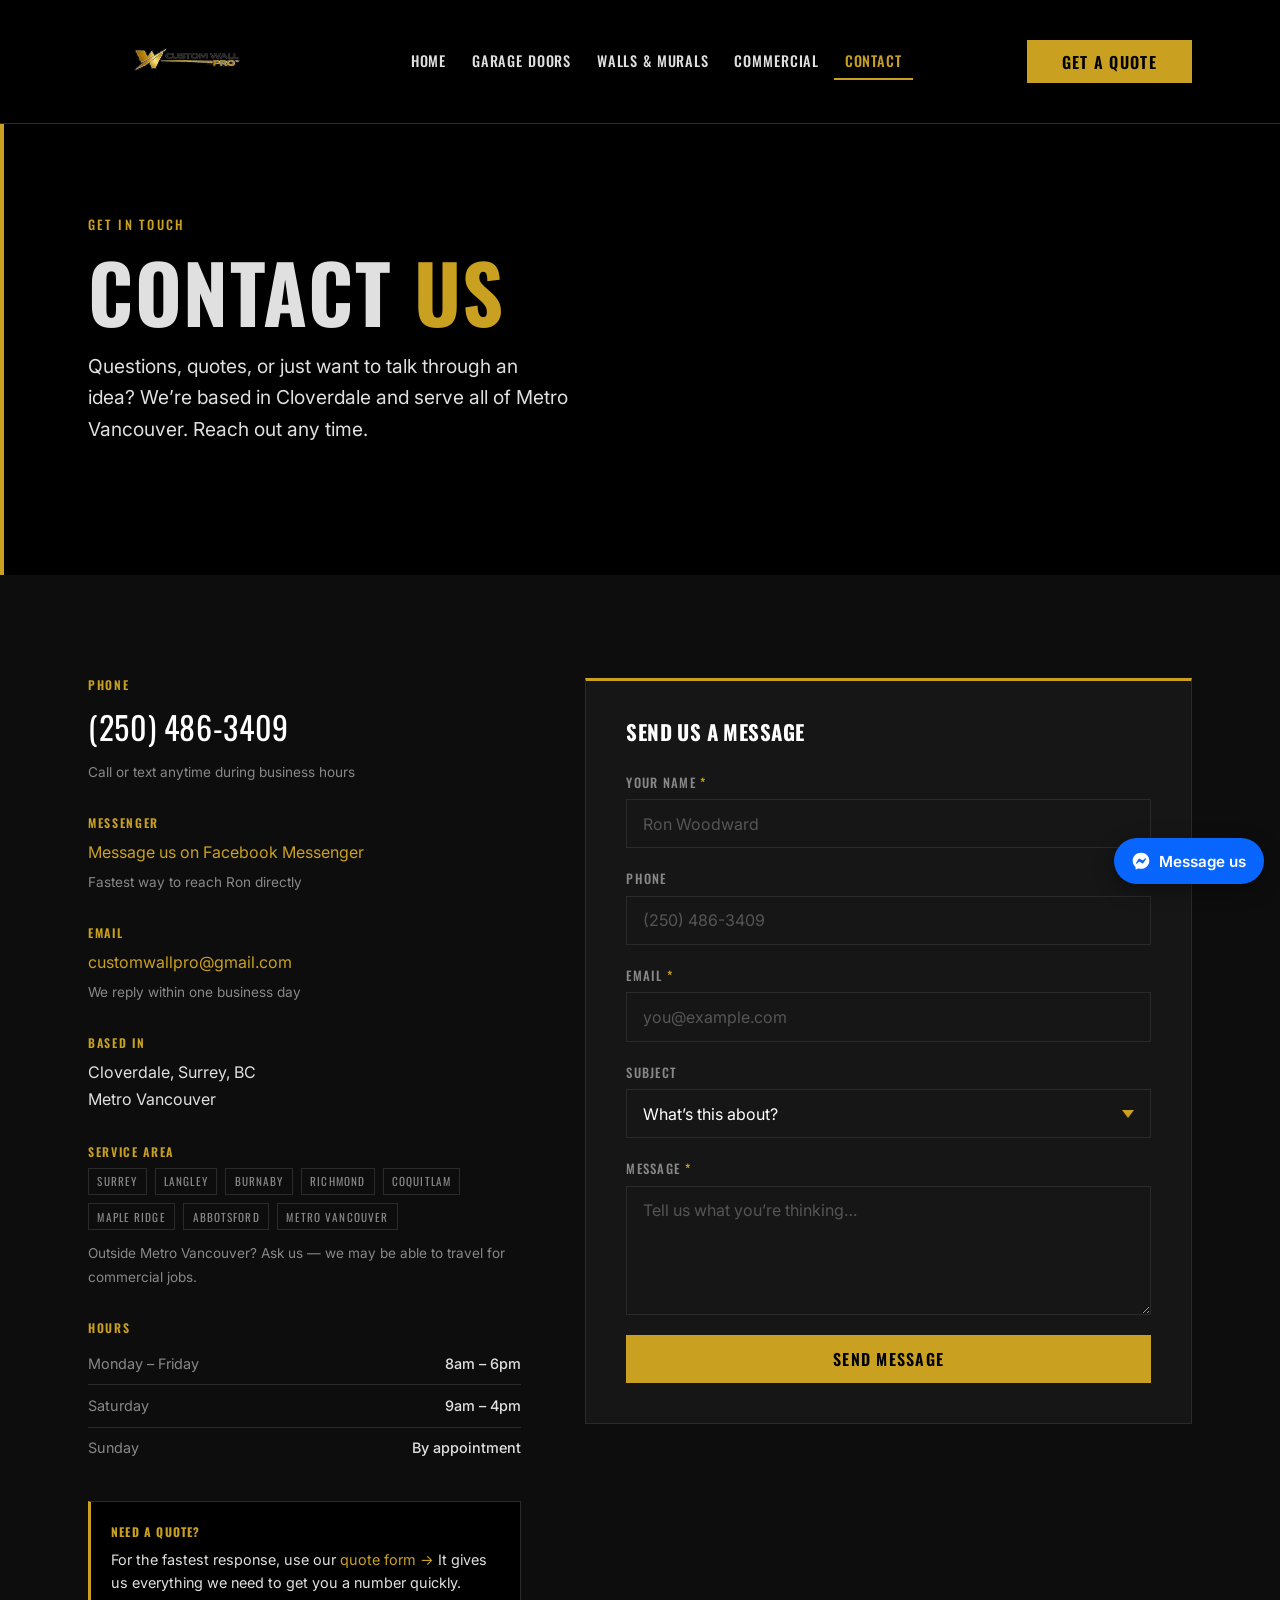
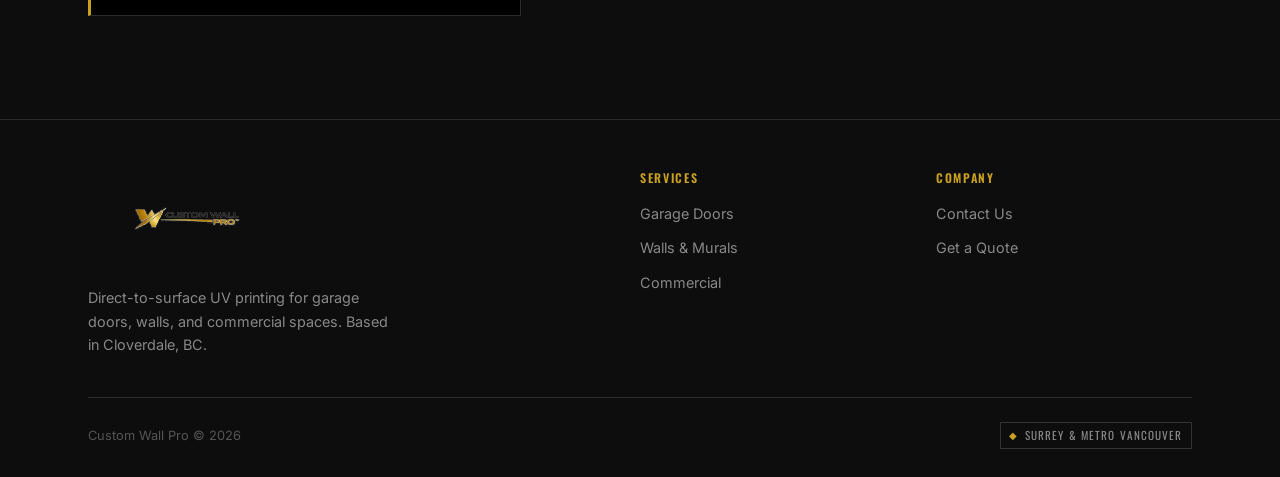
<file: contact.html>
<!DOCTYPE html>
<html lang="en">
<head>
  <meta charset="UTF-8">
  <!-- Google tag (gtag.js): GA4 G-97DSR2QK1N + Google Ads AW-18362422859. Installed once, here only. -->
  <script async src="https://www.googletagmanager.com/gtag/js?id=G-97DSR2QK1N"></script>
  <script>
    window.dataLayer = window.dataLayer || [];
    function gtag(){dataLayer.push(arguments);}
    gtag('js', new Date());
    gtag('config', 'G-97DSR2QK1N');
    gtag('config', 'AW-18362422859');
  </script>
  <meta name="viewport" content="width=device-width, initial-scale=1.0">
  <meta name="description" content="Contact Custom Wall Pro — UV printing for garage doors, walls, and commercial spaces. Based in Cloverdale, serving Surrey and Metro Vancouver.">
  <title>Contact | Custom Wall Pro</title>
  <link rel="preconnect" href="https://fonts.googleapis.com">
  <link rel="preconnect" href="https://fonts.gstatic.com" crossorigin>
  <link rel="stylesheet" href="https://fonts.googleapis.com/css2?family=Oswald:wght@400;500;600;700&family=Inter:wght@400;500;600&display=swap">
  <link rel="stylesheet" href="style.css">
  <style>
    .page-hero {
      padding-block: clamp(3.5rem, 7vw, 6rem);
      background: var(--black);
      position: relative;
      overflow: hidden;
    }
    .page-hero::before {
      content: '';
      position: absolute;
      top: 0; left: 0;
      width: 4px; height: 100%;
      background: var(--gold);
    }
    .page-hero .container { position: relative; z-index: 2; }

    .contact-grid {
      display: grid;
      gap: clamp(2.5rem, 5vw, 4rem);
      align-items: start;
    }
    @media (min-width: 768px) {
      .contact-grid { grid-template-columns: 1fr 1.4fr; }
    }

    .contact-info { display: flex; flex-direction: column; gap: 2rem; }
    .info-block {}
    .info-block h4 {
      font-family: var(--font-head);
      font-size: 0.75rem;
      letter-spacing: 0.14em;
      text-transform: uppercase;
      color: var(--gold);
      margin-bottom: 0.6rem;
      font-weight: 600;
    }
    .info-block p, .info-block a {
      color: var(--text);
      font-size: 1rem;
      line-height: 1.7;
    }
    .info-block a { color: var(--gold); transition: color 0.15s; }
    .info-block a:hover { color: var(--gold-l); }
    .info-block .big-phone {
      font-family: var(--font-head);
      font-size: clamp(1.5rem, 4vw, 2rem);
      color: var(--white);
      letter-spacing: 0.02em;
    }

    .area-chips {
      display: flex;
      flex-wrap: wrap;
      gap: 0.5rem;
      margin-top: 0.5rem;
    }
    .area-chip {
      font-family: var(--font-head);
      font-size: 0.7rem;
      letter-spacing: 0.1em;
      text-transform: uppercase;
      padding: 0.3em 0.75em;
      border: 1px solid var(--border);
      color: var(--muted);
    }

    .contact-form-wrap {
      background: var(--black-3);
      border: 1px solid var(--border);
      border-top: 3px solid var(--gold);
      padding: clamp(1.75rem, 4vw, 2.5rem);
    }
    .contact-form-wrap h3 {
      font-size: 1.3rem;
      color: var(--white);
      margin-bottom: 1.75rem;
    }
    .contact-form-wrap .btn {
      width: 100%;
      text-align: center;
      padding-block: 1em;
    }

    .hours-row {
      display: flex;
      justify-content: space-between;
      padding: 0.6em 0;
      border-bottom: 1px solid var(--border);
      font-size: 0.9rem;
    }
    .hours-row:last-child { border-bottom: none; }
    .hours-row .day { color: var(--muted); }
    .hours-row .time { color: var(--text); font-weight: 500; }
  </style>
</head>
<body>

<!-- ── NAV ── -->
<nav class="nav" role="navigation" aria-label="Main navigation">
  <div class="container nav-inner">
    <a href="index.html" class="nav-logo" aria-label="Custom Wall Pro — Home">
      <img src="logo_clean.png" alt="Custom Wall Pro" class="nav-logo-img">
    </a>
    <button class="nav-toggle" id="navToggle" aria-label="Open menu" aria-expanded="false">
      <span></span><span></span><span></span>
    </button>
    <nav class="nav-links" aria-label="Primary">
      <a href="index.html">Home</a>
      <a href="garage-doors.html">Garage Doors</a>
      <a href="walls-murals.html">Walls &amp; Murals</a>
      <a href="commercial.html">Commercial</a>
      <a href="contact.html">Contact</a>
    </nav>
    <a href="quote.html" class="btn btn-gold nav-cta">Get a Quote</a>
  </div>
</nav>
<div class="nav-drawer" id="navDrawer" aria-label="Mobile menu">
  <a href="index.html">Home</a>
  <a href="garage-doors.html">Garage Doors</a>
  <a href="walls-murals.html">Walls &amp; Murals</a>
  <a href="commercial.html">Commercial</a>
  <a href="contact.html">Contact</a>
  <a href="quote.html" class="btn btn-gold">Get a Quote</a>
</div>

<!-- ── PAGE HERO ── -->
<section class="page-hero" aria-labelledby="page-heading">
  <div class="container">
    <span class="eyebrow">Get in Touch</span>
    <h1 id="page-heading">Contact <span class="text-gold">Us</span></h1>
    <p class="hero-sub" style="margin-top:1rem;max-width:480px;">
      Questions, quotes, or just want to talk through an idea?
      We&rsquo;re based in Cloverdale and serve all of Metro Vancouver. Reach out any time.
    </p>
  </div>
</section>

<!-- ── CONTACT SECTION ── -->
<section class="section bg-dark" aria-labelledby="contact-section-heading">
  <div class="container">
    <h2 id="contact-section-heading" class="sr-only">Contact Information and Form</h2>
    <div class="contact-grid">

      <!-- INFO COLUMN -->
      <div class="contact-info">

        <div class="info-block">
          <h4>Phone</h4>
          <a href="tel:+12504863409" class="big-phone">(250) 486-3409</a>
          <p style="margin-top:0.4rem;font-size:0.85rem;color:var(--muted);">Call or text anytime during business hours</p>
        </div>

        <div class="info-block">
          <h4>Messenger</h4>
          <a href="https://m.me/1220423157828732" target="_blank" rel="noopener">Message us on Facebook Messenger</a>
          <p style="margin-top:0.3rem;font-size:0.85rem;color:var(--muted);">Fastest way to reach Ron directly</p>
        </div>

        <div class="info-block">
          <h4>Email</h4>
          <a href="mailto:customwallpro@gmail.com">customwallpro@gmail.com</a>
          <p style="margin-top:0.3rem;font-size:0.85rem;color:var(--muted);">We reply within one business day</p>
        </div>

        <div class="info-block">
          <h4>Based In</h4>
          <p>Cloverdale, Surrey, BC<br>Metro Vancouver</p>
        </div>

        <div class="info-block">
          <h4>Service Area</h4>
          <div class="area-chips" role="list" aria-label="Areas we serve">
            <span class="area-chip" role="listitem">Surrey</span>
            <span class="area-chip" role="listitem">Langley</span>
            <span class="area-chip" role="listitem">Burnaby</span>
            <span class="area-chip" role="listitem">Richmond</span>
            <span class="area-chip" role="listitem">Coquitlam</span>
            <span class="area-chip" role="listitem">Maple Ridge</span>
            <span class="area-chip" role="listitem">Abbotsford</span>
            <span class="area-chip" role="listitem">Metro Vancouver</span>
          </div>
          <p style="margin-top:0.75rem;font-size:0.85rem;color:var(--muted);">
            Outside Metro Vancouver? Ask us &mdash; we may be able to travel for commercial jobs.
          </p>
        </div>

        <div class="info-block">
          <h4>Hours</h4>
          <div>
            <div class="hours-row">
              <span class="day">Monday &ndash; Friday</span>
              <span class="time">8am &ndash; 6pm</span>
            </div>
            <div class="hours-row">
              <span class="day">Saturday</span>
              <span class="time">9am &ndash; 4pm</span>
            </div>
            <div class="hours-row">
              <span class="day">Sunday</span>
              <span class="time">By appointment</span>
            </div>
          </div>
        </div>

        <div style="background:var(--black);border:1px solid var(--border);border-left:3px solid var(--gold);padding:1.25rem;">
          <p style="font-size:0.9rem;color:var(--text);">
            <strong style="color:var(--gold);font-family:var(--font-head);font-size:0.75rem;letter-spacing:0.1em;text-transform:uppercase;display:block;margin-bottom:0.4rem;">Need a Quote?</strong>
            For the fastest response, use our <a href="quote.html" style="color:var(--gold);">quote form &rarr;</a>
            It gives us everything we need to get you a number quickly.
          </p>
        </div>

      </div>

      <!-- FORM COLUMN -->
      <div class="contact-form-wrap">
        <h3>Send Us a Message</h3>
        <form id="contactForm" action="https://formspree.io/f/xvzjlove" method="POST" novalidate aria-label="Contact form">
          <input type="hidden" name="form_type" value="contact">
          <input type="hidden" name="_subject" value="New contact message — customwallpro.ca">
          <p id="contactStatus" role="status" aria-live="polite" style="display:none;margin-bottom:1rem;font-size:0.9rem;"></p>
          <div class="form-group">
            <label for="c-name">Your Name <span aria-hidden="true" style="color:var(--gold);">*</span></label>
            <input type="text" id="c-name" name="name" placeholder="Ron Woodward" required autocomplete="name">
          </div>
          <div class="form-group">
            <label for="c-phone">Phone</label>
            <input type="tel" id="c-phone" name="phone" placeholder="(250) 486-3409" autocomplete="tel">
          </div>
          <div class="form-group">
            <label for="c-email">Email <span aria-hidden="true" style="color:var(--gold);">*</span></label>
            <input type="email" id="c-email" name="email" placeholder="you@example.com" required autocomplete="email">
          </div>
          <div class="form-group">
            <label for="c-subject">Subject</label>
            <select id="c-subject" name="subject">
              <option value="" disabled selected>What&rsquo;s this about?</option>
              <option value="quote">Requesting a Quote</option>
              <option value="garage-door">Garage Door Printing</option>
              <option value="wall-mural">Wall or Mural</option>
              <option value="commercial">Commercial Project</option>
              <option value="general">General Question</option>
            </select>
          </div>
          <div class="form-group">
            <label for="c-message">Message <span aria-hidden="true" style="color:var(--gold);">*</span></label>
            <textarea id="c-message" name="message" placeholder="Tell us what you&rsquo;re thinking&hellip;" rows="5" required></textarea>
          </div>
          <button type="submit" class="btn btn-gold">Send Message</button>
        </form>
      </div>

    </div>
  </div>
</section>

<!-- ── FOOTER ── -->
<footer class="footer" role="contentinfo">
  <div class="container">
    <div class="footer-grid">
      <div class="footer-brand">
        <a href="index.html" class="nav-logo" aria-label="Custom Wall Pro">
          <img src="logo_clean.png" alt="Custom Wall Pro" class="nav-logo-img nav-logo-img--sm">
        </a>
        <p>Direct-to-surface UV printing for garage doors, walls, and commercial spaces. Based in Cloverdale, BC.</p>
      </div>
      <div class="footer-col">
        <h4>Services</h4>
        <ul>
          <li><a href="garage-doors.html">Garage Doors</a></li>
          <li><a href="walls-murals.html">Walls &amp; Murals</a></li>
          <li><a href="commercial.html">Commercial</a></li>
        </ul>
      </div>
      <div class="footer-col">
        <h4>Company</h4>
        <ul>
          <li><a href="contact.html">Contact Us</a></li>
          <li><a href="quote.html">Get a Quote</a></li>
        </ul>
      </div>
    </div>
    <div class="footer-bottom">
      <span>Custom Wall Pro &copy; 2026</span>
      <span class="footer-badge">Surrey &amp; Metro Vancouver</span>
    </div>
  </div>
</footer>

<script src="main.js"></script>
</body>
</html>
</file>
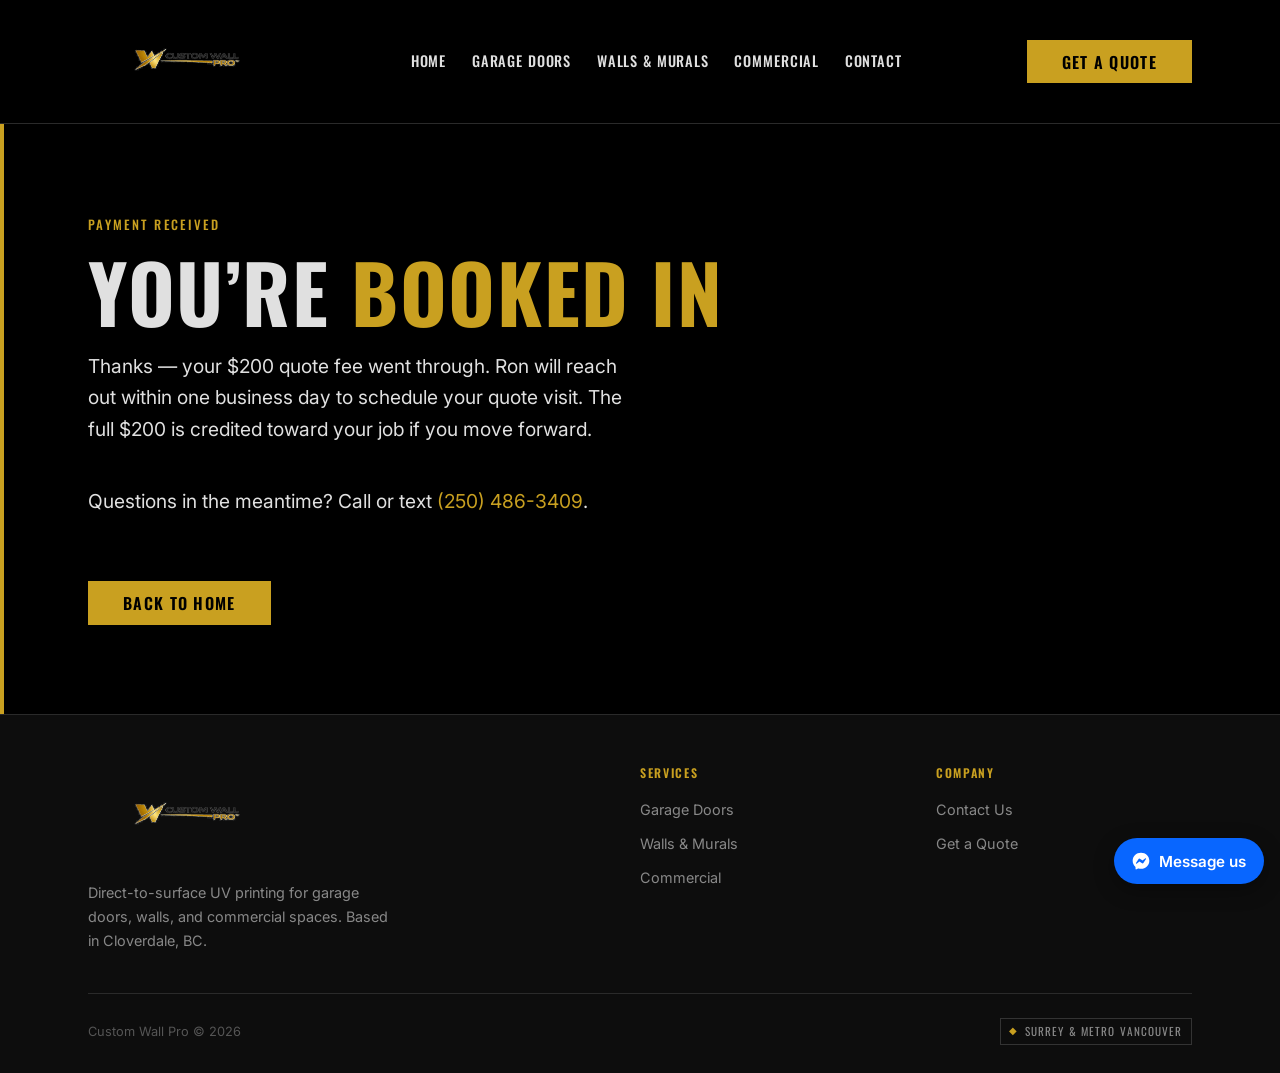
<file: quote-confirmed.html>
<!DOCTYPE html>
<html lang="en">
<head>
  <meta charset="UTF-8">
  <meta name="robots" content="noindex, nofollow">
  <script>
    /* Stripe redirects here after a successful $200 payment with
       ?session_id={CHECKOUT_SESSION_ID}. Capture it, then strip it from the
       URL BEFORE the Google tag reads the page location. */
    (function () {
      var m = /[?&]session_id=([^&#]+)/.exec(location.search);
      window.__cwpStripeSession = m ? decodeURIComponent(m[1]) : '';
      if (m && history.replaceState) history.replaceState(null, '', location.pathname);
    })();
  </script>
  <!-- Google tag (gtag.js): GA4 G-97DSR2QK1N + Google Ads AW-18362422859. Installed once, here only. -->
  <script async src="https://www.googletagmanager.com/gtag/js?id=G-97DSR2QK1N"></script>
  <script>
    window.dataLayer = window.dataLayer || [];
    function gtag(){dataLayer.push(arguments);}
    gtag('js', new Date());
    gtag('config', 'G-97DSR2QK1N');
    gtag('config', 'AW-18362422859');
  </script>
  <meta name="viewport" content="width=device-width, initial-scale=1.0">
  <meta name="description" content="Your $200 quote fee payment was received. Custom Wall Pro will contact you to schedule your quote visit.">
  <title>Payment Received | Custom Wall Pro</title>
  <link rel="preconnect" href="https://fonts.googleapis.com">
  <link rel="preconnect" href="https://fonts.gstatic.com" crossorigin>
  <link rel="stylesheet" href="https://fonts.googleapis.com/css2?family=Oswald:wght@400;500;600;700&family=Inter:wght@400;500;600&display=swap">
  <link rel="stylesheet" href="style.css">
  <style>
    .page-hero {
      padding-block: clamp(3.5rem, 7vw, 6rem);
      background: var(--black);
      position: relative;
      overflow: hidden;
    }
    .page-hero::before {
      content: '';
      position: absolute;
      top: 0; left: 0;
      width: 4px; height: 100%;
      background: var(--gold);
    }
    .page-hero .container { position: relative; z-index: 2; }

    .contact-grid {
      display: grid;
      gap: clamp(2.5rem, 5vw, 4rem);
      align-items: start;
    }
    @media (min-width: 768px) {
      .contact-grid { grid-template-columns: 1fr 1.4fr; }
    }

    .contact-info { display: flex; flex-direction: column; gap: 2rem; }
    .info-block {}
    .info-block h4 {
      font-family: var(--font-head);
      font-size: 0.75rem;
      letter-spacing: 0.14em;
      text-transform: uppercase;
      color: var(--gold);
      margin-bottom: 0.6rem;
      font-weight: 600;
    }
    .info-block p, .info-block a {
      color: var(--text);
      font-size: 1rem;
      line-height: 1.7;
    }
    .info-block a { color: var(--gold); transition: color 0.15s; }
    .info-block a:hover { color: var(--gold-l); }
    .info-block .big-phone {
      font-family: var(--font-head);
      font-size: clamp(1.5rem, 4vw, 2rem);
      color: var(--white);
      letter-spacing: 0.02em;
    }

    .area-chips {
      display: flex;
      flex-wrap: wrap;
      gap: 0.5rem;
      margin-top: 0.5rem;
    }
    .area-chip {
      font-family: var(--font-head);
      font-size: 0.7rem;
      letter-spacing: 0.1em;
      text-transform: uppercase;
      padding: 0.3em 0.75em;
      border: 1px solid var(--border);
      color: var(--muted);
    }

    .contact-form-wrap {
      background: var(--black-3);
      border: 1px solid var(--border);
      border-top: 3px solid var(--gold);
      padding: clamp(1.75rem, 4vw, 2.5rem);
    }
    .contact-form-wrap h3 {
      font-size: 1.3rem;
      color: var(--white);
      margin-bottom: 1.75rem;
    }
    .contact-form-wrap .btn {
      width: 100%;
      text-align: center;
      padding-block: 1em;
    }

    .hours-row {
      display: flex;
      justify-content: space-between;
      padding: 0.6em 0;
      border-bottom: 1px solid var(--border);
      font-size: 0.9rem;
    }
    .hours-row:last-child { border-bottom: none; }
    .hours-row .day { color: var(--muted); }
    .hours-row .time { color: var(--text); font-weight: 500; }
  </style>
</head>
<body>

<!-- ── NAV ── -->
<nav class="nav" role="navigation" aria-label="Main navigation">
  <div class="container nav-inner">
    <a href="index.html" class="nav-logo" aria-label="Custom Wall Pro — Home">
      <img src="logo_clean.png" alt="Custom Wall Pro" class="nav-logo-img">
    </a>
    <button class="nav-toggle" id="navToggle" aria-label="Open menu" aria-expanded="false">
      <span></span><span></span><span></span>
    </button>
    <nav class="nav-links" aria-label="Primary">
      <a href="index.html">Home</a>
      <a href="garage-doors.html">Garage Doors</a>
      <a href="walls-murals.html">Walls &amp; Murals</a>
      <a href="commercial.html">Commercial</a>
      <a href="contact.html">Contact</a>
    </nav>
    <a href="quote.html" class="btn btn-gold nav-cta">Get a Quote</a>
  </div>
</nav>
<div class="nav-drawer" id="navDrawer" aria-label="Mobile menu">
  <a href="index.html">Home</a>
  <a href="garage-doors.html">Garage Doors</a>
  <a href="walls-murals.html">Walls &amp; Murals</a>
  <a href="commercial.html">Commercial</a>
  <a href="contact.html">Contact</a>
  <a href="quote.html" class="btn btn-gold">Get a Quote</a>
</div>

<!-- ── PAGE HERO ── -->
<section class="page-hero" aria-labelledby="page-heading">
  <div class="container">
    <span class="eyebrow">Payment Received</span>
    <h1 id="page-heading">You&rsquo;re <span class="text-gold">Booked In</span></h1>
    <p class="hero-sub" style="margin-top:1rem;max-width:560px;">
      Thanks &mdash; your $200 quote fee went through. Ron will reach out within one business day to
      schedule your quote visit. The full $200 is credited toward your job if you move forward.
    </p>
    <p class="hero-sub" style="margin-top:1rem;max-width:560px;">
      Questions in the meantime? Call or text <a href="tel:+12504863409" class="text-gold">(250) 486-3409</a>.
    </p>
    <a href="index.html" class="btn btn-gold" style="margin-top:1.5rem;">Back to Home</a>
  </div>
</section>

<!-- ── FOOTER ── -->
<footer class="footer" role="contentinfo">
  <div class="container">
    <div class="footer-grid">
      <div class="footer-brand">
        <a href="index.html" class="nav-logo" aria-label="Custom Wall Pro">
          <img src="logo_clean.png" alt="Custom Wall Pro" class="nav-logo-img nav-logo-img--sm">
        </a>
        <p>Direct-to-surface UV printing for garage doors, walls, and commercial spaces. Based in Cloverdale, BC.</p>
      </div>
      <div class="footer-col">
        <h4>Services</h4>
        <ul>
          <li><a href="garage-doors.html">Garage Doors</a></li>
          <li><a href="walls-murals.html">Walls &amp; Murals</a></li>
          <li><a href="commercial.html">Commercial</a></li>
        </ul>
      </div>
      <div class="footer-col">
        <h4>Company</h4>
        <ul>
          <li><a href="contact.html">Contact Us</a></li>
          <li><a href="quote.html">Get a Quote</a></li>
        </ul>
      </div>
    </div>
    <div class="footer-bottom">
      <span>Custom Wall Pro &copy; 2026</span>
      <span class="footer-badge">Surrey &amp; Metro Vancouver</span>
    </div>
  </div>
</footer>

<script src="main.js"></script>
<script>
  /* $200 quote paid — fires ONLY when Stripe sent the visitor here with a
     live Checkout Session id, and only once per session id (reloads, back
     button and shared links never re-count). transaction_id also lets Google
     Ads de-duplicate server-side. */
  (function () {
    var sid = window.__cwpStripeSession || '';
    if (!/^cs_live_[A-Za-z0-9]+$/.test(sid) || typeof window.gtag !== 'function') return;
    var KEY = 'cwp_paid_sessions', seen = [];
    try { seen = JSON.parse(localStorage.getItem(KEY) || '[]'); } catch (e) {}
    if (seen.indexOf(sid) !== -1) return;
    gtag('event', 'conversion', {
      send_to: 'AW-18362422859/lI5tCI7zhoYdEMus8bNE',
      value: 200.0, currency: 'CAD', transaction_id: sid
    });
    gtag('event', 'purchase', {
      send_to: 'G-97DSR2QK1N', transaction_id: sid, value: 200.0, currency: 'CAD',
      items: [{ item_id: 'quote-fee', item_name: '$200 Quote Fee', price: 200.0, quantity: 1 }]
    });
    try { seen.push(sid); localStorage.setItem(KEY, JSON.stringify(seen.slice(-20))); } catch (e) {}
  })();
</script>
</body>
</html>
</file>
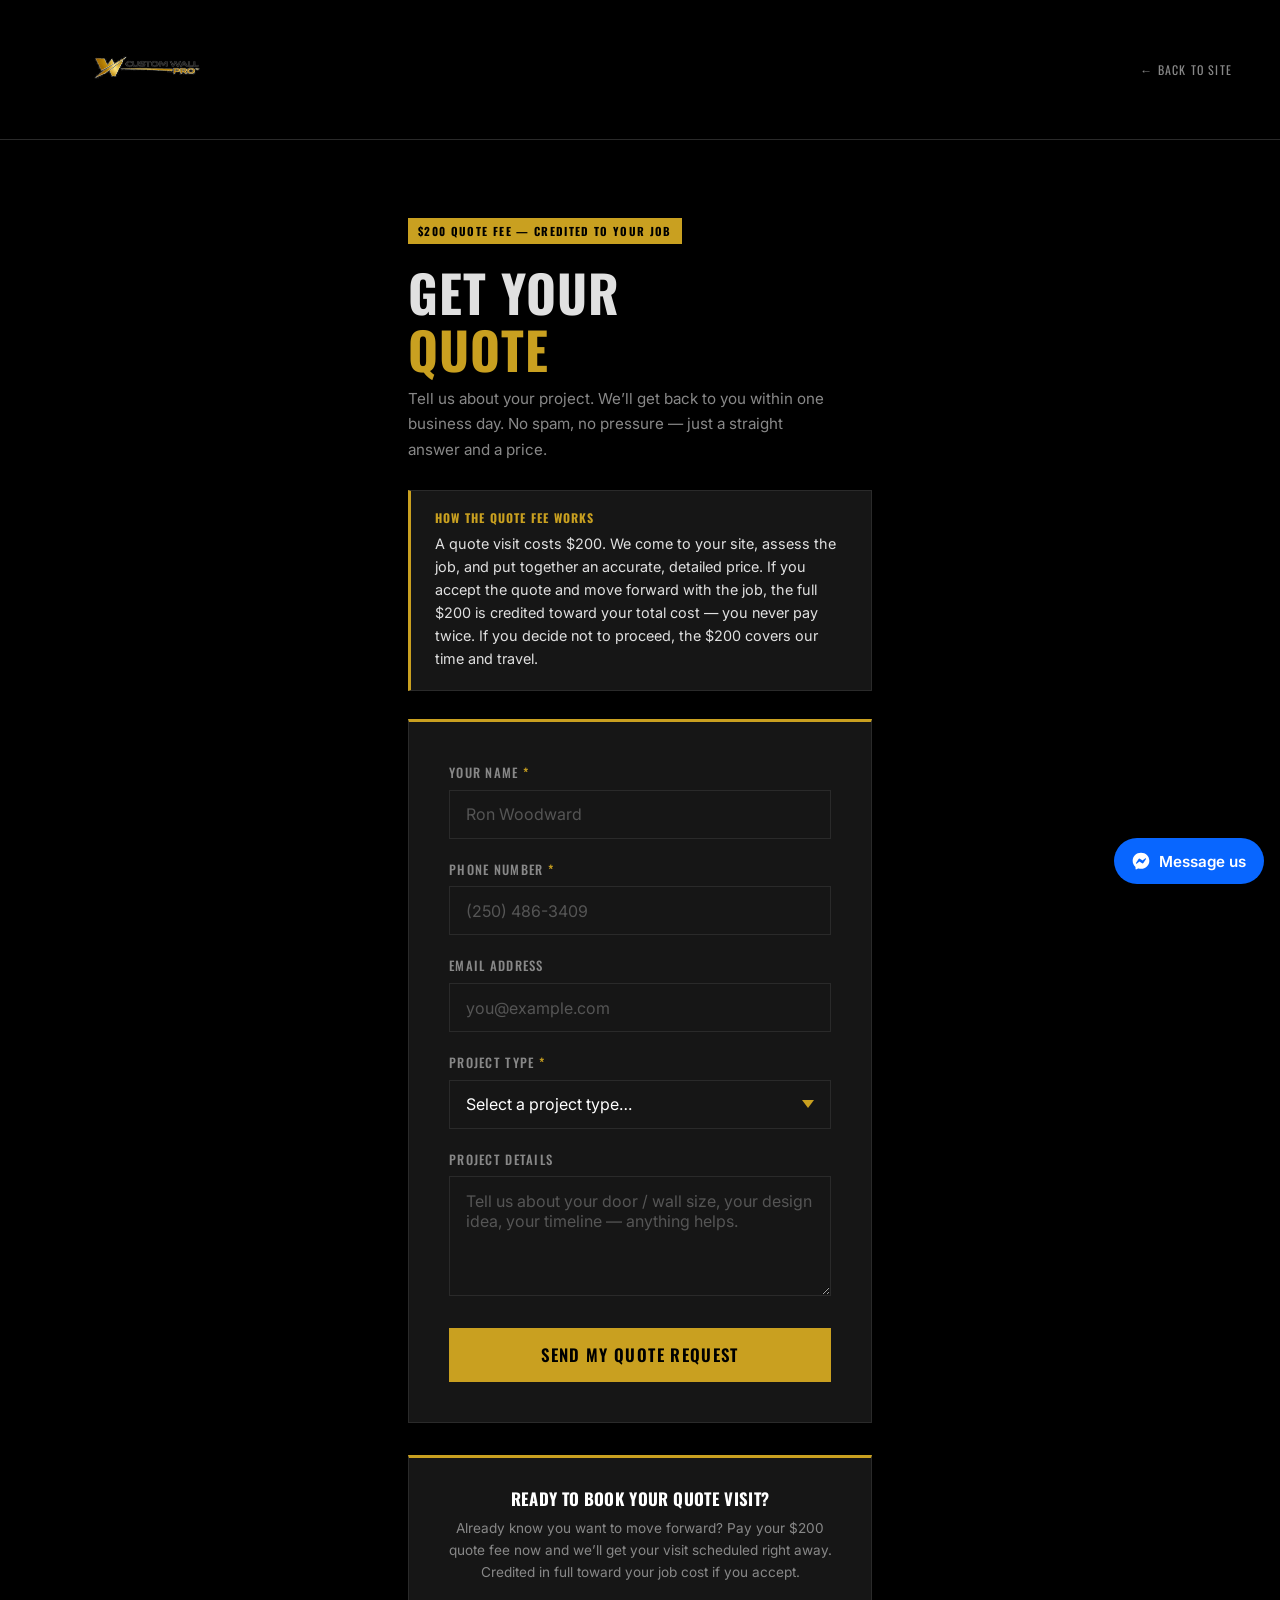
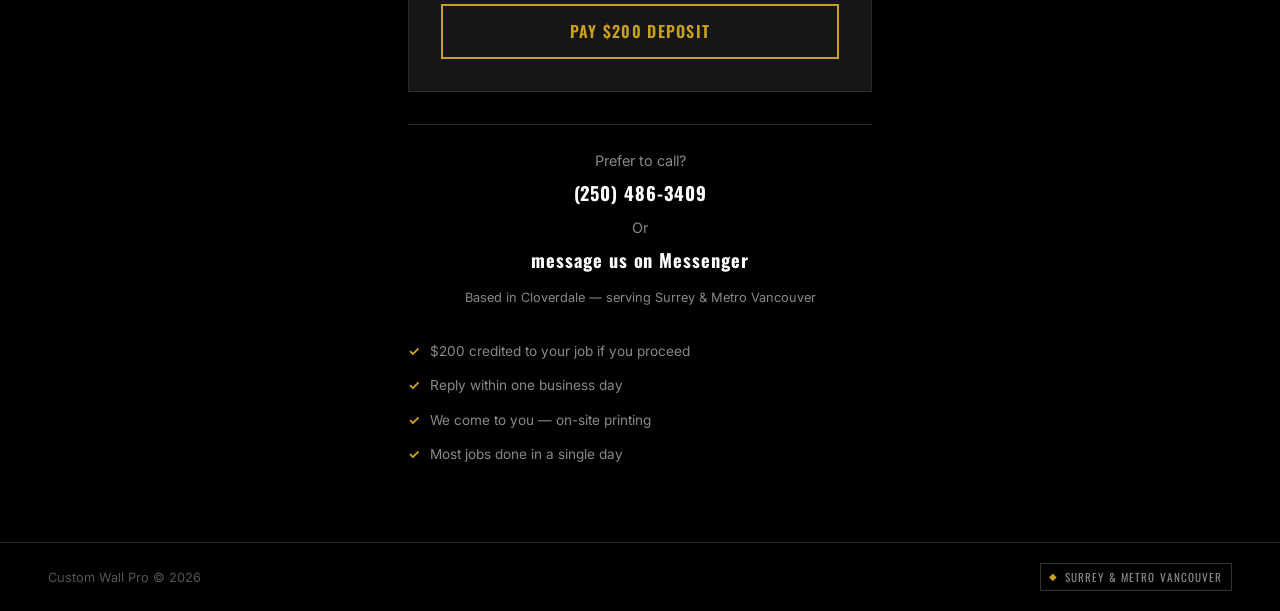
<file: quote.html>
<!DOCTYPE html>
<html lang="en">
<head>
  <meta charset="UTF-8">
  <!-- Google tag (gtag.js): GA4 G-97DSR2QK1N + Google Ads AW-18362422859. Installed once, here only. -->
  <script async src="https://www.googletagmanager.com/gtag/js?id=G-97DSR2QK1N"></script>
  <script>
    window.dataLayer = window.dataLayer || [];
    function gtag(){dataLayer.push(arguments);}
    gtag('js', new Date());
    gtag('config', 'G-97DSR2QK1N');
    gtag('config', 'AW-18362422859');
  </script>
  <meta name="viewport" content="width=device-width, initial-scale=1.0">
  <meta name="description" content="Request a quote for custom UV printing — garage doors, walls, murals, and commercial. $200 quote fee, credited to your job cost if you move forward. Custom Wall Pro, Cloverdale BC.">
  <title>Get a Quote | Custom Wall Pro</title>
  <link rel="preconnect" href="https://fonts.googleapis.com">
  <link rel="preconnect" href="https://fonts.gstatic.com" crossorigin>
  <link rel="stylesheet" href="https://fonts.googleapis.com/css2?family=Oswald:wght@400;500;600;700&family=Inter:wght@400;500;600&display=swap">
  <link rel="stylesheet" href="style.css">
  <style>
    /* ── Quote page: stripped-down above the fold ── */
    body { background: var(--black); }

    .quote-header {
      padding: 1.25rem var(--pad-x);
      border-bottom: 1px solid var(--border);
      display: flex;
      align-items: center;
      justify-content: space-between;
    }
    .quote-header .back-link {
      font-family: var(--font-head);
      font-size: 0.75rem;
      letter-spacing: 0.1em;
      text-transform: uppercase;
      color: var(--muted);
      display: flex;
      align-items: center;
      gap: 0.4rem;
      transition: color 0.15s;
    }
    .quote-header .back-link:hover { color: var(--gold); }

    .quote-wrap {
      min-height: calc(100vh - 67px);
      display: flex;
      align-items: flex-start;
      padding-block: clamp(1.5rem, 6vw, 5rem);
    }
    .quote-inner {
      width: 100%;
      max-width: 560px;
      margin-inline: auto;
      padding-inline: var(--pad-x);
    }

    .quote-badge {
      display: inline-flex;
      align-items: center;
      gap: 0.5rem;
      background: var(--gold);
      color: var(--black);
      font-family: var(--font-head);
      font-size: 0.7rem;
      font-weight: 700;
      letter-spacing: 0.12em;
      text-transform: uppercase;
      padding: 0.35em 0.9em;
      margin-bottom: 1.25rem;
    }

    .quote-inner h1 {
      font-size: clamp(2rem, 6vw, 3.2rem);
      margin-bottom: 0.6rem;
    }
    .quote-inner .sub {
      color: var(--muted);
      font-size: 0.95rem;
      margin-bottom: 1.75rem;
      max-width: 420px;
    }

    .quote-form {
      background: var(--black-3);
      border: 1px solid var(--border);
      border-top: 3px solid var(--gold);
      padding: clamp(1.5rem, 4vw, 2.5rem);
    }
    .quote-form .btn {
      width: 100%;
      text-align: center;
      padding-block: 1.1em;
      font-size: 1.05rem;
      margin-top: 0.5rem;
    }
    .quote-form .form-group:last-of-type {
      margin-bottom: 1.5rem;
    }

    .call-line {
      margin-top: 2rem;
      text-align: center;
      font-size: 0.9rem;
      color: var(--muted);
      padding-top: 1.5rem;
      border-top: 1px solid var(--border);
    }
    .call-line a { color: var(--gold); font-weight: 600; }
    .call-line strong {
      display: block;
      font-family: var(--font-head);
      font-size: 1.15rem;
      color: var(--white);
      letter-spacing: 0.05em;
      margin-top: 0.3rem;
    }

    .trust-points {
      display: flex;
      flex-direction: column;
      gap: 0.75rem;
      margin-top: 2rem;
    }
    .trust-point {
      display: flex;
      align-items: center;
      gap: 0.6rem;
      font-size: 0.85rem;
      color: var(--muted);
    }
    .trust-point::before {
      content: '✓';
      color: var(--gold);
      font-weight: 700;
      flex-shrink: 0;
    }

    .fee-note {
      background: var(--black-3);
      border: 1px solid var(--border);
      border-left: 3px solid var(--gold);
      padding: 1.25rem 1.5rem;
      margin-bottom: 1.75rem;
    }
    .fee-note h4 {
      color: var(--gold);
      font-family: var(--font-head);
      font-size: 0.75rem;
      letter-spacing: 0.1em;
      text-transform: uppercase;
      margin-bottom: 0.5rem;
    }
    .fee-note p {
      font-size: 0.9rem;
      color: var(--text);
      line-height: 1.6;
    }

    .deposit-box {
      margin-top: 2rem;
      background: var(--black-3);
      border: 1px solid var(--border);
      border-top: 3px solid var(--gold);
      padding: clamp(1.5rem, 4vw, 2rem);
      text-align: center;
    }
    .deposit-box h3 {
      font-size: 1.05rem;
      color: var(--white);
      margin-bottom: 0.5rem;
    }
    .deposit-box p {
      font-size: 0.85rem;
      color: var(--muted);
      margin-bottom: 1.25rem;
    }
    .deposit-box .btn {
      width: 100%;
      text-align: center;
      padding-block: 1.1em;
    }
  </style>
</head>
<body>

<!-- ── MINIMAL HEADER (no full nav above the fold) ── -->
<header class="quote-header" role="banner">
  <a href="index.html" class="nav-logo" aria-label="Custom Wall Pro — Home">
    <img src="logo_clean.png" alt="Custom Wall Pro" class="nav-logo-img">
  </a>
  <a href="index.html" class="back-link" aria-label="Back to homepage">&#8592; Back to site</a>
</header>

<!-- ── QUOTE FORM ── -->
<main class="quote-wrap" id="main-content">
  <div class="quote-inner">

    <div class="quote-badge">$200 Quote Fee &mdash; Credited to Your Job</div>
    <h1>Get Your<br><span class="text-gold">Quote</span></h1>
    <p class="sub">
      Tell us about your project. We&rsquo;ll get back to you within one business day.
      No spam, no pressure &mdash; just a straight answer and a price.
    </p>

    <div class="fee-note">
      <h4>How the Quote Fee Works</h4>
      <p>
        A quote visit costs $200. We come to your site, assess the job, and put together an accurate,
        detailed price. If you accept the quote and move forward with the job, the full $200 is credited
        toward your total cost &mdash; you never pay twice. If you decide not to proceed, the $200 covers
        our time and travel.
      </p>
    </div>

    <form class="quote-form" id="quoteForm" action="https://formspree.io/f/xvzjlove" method="POST" novalidate aria-label="Quote request form">
      <input type="hidden" name="form_type" value="quote">
      <div class="form-group">
        <label for="q-name">Your Name <span aria-hidden="true" style="color:var(--gold);">*</span></label>
        <input type="text" id="q-name" name="name" placeholder="Ron Woodward" required autocomplete="name">
      </div>
      <div class="form-group">
        <label for="q-phone">Phone Number <span aria-hidden="true" style="color:var(--gold);">*</span></label>
        <input type="tel" id="q-phone" name="phone" placeholder="(250) 486-3409" required autocomplete="tel">
      </div>
      <div class="form-group">
        <label for="q-email">Email Address</label>
        <input type="email" id="q-email" name="email" placeholder="you@example.com" autocomplete="email">
      </div>
      <div class="form-group">
        <label for="q-type">Project Type <span aria-hidden="true" style="color:var(--gold);">*</span></label>
        <select id="q-type" name="project_type" required>
          <option value="" disabled selected>Select a project type&hellip;</option>
          <option value="garage-door">Garage Door</option>
          <option value="wall-mural">Wall or Mural</option>
          <option value="commercial">Commercial / Industrial</option>
          <option value="other">Other / Not Sure</option>
        </select>
      </div>
      <div class="form-group">
        <label for="q-details">Project Details</label>
        <textarea id="q-details" name="details" placeholder="Tell us about your door / wall size, your design idea, your timeline — anything helps." rows="4"></textarea>
      </div>
      <button type="submit" class="btn btn-gold">Send My Quote Request</button>
    </form>

    <div class="deposit-box">
      <h3>Ready to Book Your Quote Visit?</h3>
      <p>
        Already know you want to move forward? Pay your $200 quote fee now and we&rsquo;ll get your visit
        scheduled right away. Credited in full toward your job cost if you accept.
      </p>
      <a href="https://buy.stripe.com/aFa00i5TH1MY1xQ6fE6EU00" class="btn btn-outline">Pay $200 Deposit</a>
    </div>

    <div class="call-line">
      Prefer to call?
      <a href="tel:+12504863409">
        <strong>(250) 486-3409</strong>
      </a>
      <span style="display:block;margin-top:0.5rem;">
        Or <a href="https://m.me/1220423157828732" target="_blank" rel="noopener"><strong>message us on Messenger</strong></a>
      </span>
      <span style="display:block;margin-top:0.75rem;font-size:0.8rem;">
        Based in Cloverdale &mdash; serving Surrey &amp; Metro Vancouver
      </span>
    </div>

    <ul class="trust-points" aria-label="Why quote with us">
      <li class="trust-point">$200 credited to your job if you proceed</li>
      <li class="trust-point">Reply within one business day</li>
      <li class="trust-point">We come to you &mdash; on-site printing</li>
      <li class="trust-point">Most jobs done in a single day</li>
    </ul>

  </div>
</main>

<!-- ── MINIMAL FOOTER ── -->
<footer style="border-top:1px solid var(--border);padding:1.25rem var(--pad-x);display:flex;flex-wrap:wrap;align-items:center;justify-content:space-between;gap:0.75rem;" role="contentinfo">
  <span style="font-size:0.8rem;color:#555;">Custom Wall Pro &copy; 2026</span>
  <span class="footer-badge">Surrey &amp; Metro Vancouver</span>
</footer>

<script src="main.js"></script>
</body>
</html>
</file>
<file: style.css>
/* ─── CUSTOM WALL PRO — SHARED STYLES ─────────────────────────────────────── */

:root {
  --black:    #000000;
  --black-2:  #0d0d0d;
  --black-3:  #161616;
  --black-4:  #222222;
  --gold:     #C9A020;
  --gold-l:   #DEB540;
  --gold-d:   #9E7C08;
  --white:    #FFFFFF;
  --text:     #E0E0E0;
  --muted:    #888888;
  --border:   #2a2a2a;

  --nav-h:   124px;
  --max-w:   1200px;
  --pad-x:   clamp(1.25rem, 5vw, 3rem);
  --section: clamp(4rem, 8vw, 7rem);

  --font-head: 'Oswald', sans-serif;
  --font-body: 'Inter', -apple-system, BlinkMacSystemFont, sans-serif;
}

/* ── RESET ── */
*, *::before, *::after { box-sizing: border-box; margin: 0; padding: 0; }
html { font-size: 16px; scroll-behavior: smooth; }
body {
  font-family: var(--font-body);
  background: var(--black);
  color: var(--text);
  line-height: 1.65;
  -webkit-font-smoothing: antialiased;
}
img { display: block; max-width: 100%; height: auto; }
a { color: inherit; text-decoration: none; }
ul { list-style: none; }
button { cursor: pointer; border: none; background: none; font: inherit; }

/* ── LAYOUT ── */
.container {
  width: 100%;
  max-width: var(--max-w);
  margin-inline: auto;
  padding-inline: var(--pad-x);
}
.section { padding-block: var(--section); }
.section--sm { padding-block: clamp(3rem, 5vw, 5rem); }

/* ── TYPOGRAPHY ── */
h1, h2, h3, h4 {
  font-family: var(--font-head);
  font-weight: 700;
  line-height: 1.1;
  text-transform: uppercase;
  letter-spacing: 0.02em;
}
h1 { font-size: clamp(2.6rem, 7vw, 5rem); }
h2 { font-size: clamp(2rem, 4.5vw, 3.2rem); }
h3 { font-size: clamp(1.4rem, 3vw, 2rem); }
h4 { font-size: clamp(1.1rem, 2vw, 1.4rem); letter-spacing: 0.05em; }
p  { font-size: clamp(0.95rem, 1.5vw, 1.05rem); }

.text-gold { color: var(--gold); }
.text-muted { color: var(--muted); }
.eyebrow {
  font-family: var(--font-head);
  font-size: 0.8rem;
  letter-spacing: 0.18em;
  text-transform: uppercase;
  color: var(--gold);
  font-weight: 500;
  display: block;
  margin-bottom: 0.75rem;
}

/* ── BUTTONS ── */
.btn {
  display: inline-block;
  padding: 0.85em 2.2em;
  font-family: var(--font-head);
  font-size: 1rem;
  font-weight: 600;
  letter-spacing: 0.08em;
  text-transform: uppercase;
  line-height: 1;
  transition: background 0.18s, color 0.18s, transform 0.12s;
  white-space: nowrap;
}
.btn:active { transform: scale(0.97); }

.btn-gold {
  background: var(--gold);
  color: var(--black);
}
.btn-gold:hover { background: var(--gold-l); }

.btn-outline {
  background: transparent;
  color: var(--gold);
  border: 2px solid var(--gold);
}
.btn-outline:hover { background: var(--gold); color: var(--black); }

.btn-white {
  background: var(--white);
  color: var(--black);
}
.btn-white:hover { background: var(--text); }

.btn-lg { padding: 1.1em 2.8em; font-size: 1.1rem; }

/* ── DIVIDER ── */
.gold-rule {
  width: 60px;
  height: 3px;
  background: var(--gold);
  margin: 1.25rem 0 2rem;
}
.gold-rule--center { margin-inline: auto; }

/* ── NAV ── */
.nav {
  position: sticky;
  top: 0;
  z-index: 100;
  height: var(--nav-h);
  background: var(--black);
  border-bottom: 1px solid var(--border);
}
.nav-inner {
  display: flex;
  align-items: center;
  justify-content: space-between;
  height: 100%;
  gap: 1.5rem;
}
.nav-logo {
  display: flex;
  align-items: center;
  flex-shrink: 0;
}
.nav-logo img {
  height: 99px;
  width: auto;
  display: block;
}
.nav-logo-svg {
  height: 40px;
  width: auto;
  display: block;
}
.nav-logo-img {
  display: block;
  height: 99px;
  width: auto;
}
.nav-logo-img--sm {
  height: 32px;
}
.nav-logo-text {
  font-family: var(--font-head);
  font-size: 1.25rem;
  font-weight: 700;
  letter-spacing: 0.06em;
  text-transform: uppercase;
  color: var(--white);
  line-height: 1;
}
.nav-logo-text span { color: var(--gold); }

.nav-links {
  display: none;
  gap: 0.25rem;
  align-items: center;
}
.nav-links a {
  font-family: var(--font-head);
  font-size: 0.9rem;
  font-weight: 500;
  letter-spacing: 0.06em;
  text-transform: uppercase;
  color: var(--text);
  padding: 0.4em 0.75em;
  border-bottom: 2px solid transparent;
  transition: color 0.15s, border-color 0.15s;
}
.nav-links a:hover,
.nav-links a.active { color: var(--gold); border-color: var(--gold); }

.nav-cta {
  flex-shrink: 0;
  display: none;
}

.nav-toggle {
  display: flex;
  flex-direction: column;
  justify-content: center;
  gap: 5px;
  width: 36px;
  height: 36px;
  padding: 4px;
  flex-shrink: 0;
}
.nav-toggle span {
  display: block;
  height: 2px;
  background: var(--white);
  border-radius: 1px;
  transition: transform 0.25s, opacity 0.2s;
  transform-origin: center;
}
.nav-toggle.open span:nth-child(1) { transform: translateY(7px) rotate(45deg); }
.nav-toggle.open span:nth-child(2) { opacity: 0; }
.nav-toggle.open span:nth-child(3) { transform: translateY(-7px) rotate(-45deg); }

/* Mobile drawer */
.nav-drawer {
  display: none;
  flex-direction: column;
  background: var(--black-3);
  border-bottom: 1px solid var(--border);
  padding: 1.5rem var(--pad-x) 2rem;
  gap: 0.25rem;
  position: sticky;
  top: var(--nav-h);
  z-index: 99;
}
.nav-drawer.open { display: flex; }
.nav-drawer a {
  font-family: var(--font-head);
  font-size: 1.1rem;
  font-weight: 600;
  letter-spacing: 0.06em;
  text-transform: uppercase;
  color: var(--text);
  padding: 0.65em 0;
  border-bottom: 1px solid var(--border);
  transition: color 0.15s;
}
.nav-drawer a:last-of-type { border-bottom: none; }
.nav-drawer a:hover,
.nav-drawer a.active { color: var(--gold); }
.nav-drawer .btn { margin-top: 1.25rem; width: 100%; text-align: center; }

@media (min-width: 768px) {
  .nav-toggle { display: none; }
  .nav-links { display: flex; }
  .nav-cta { display: inline-block; }
  .nav-drawer { display: none !important; }
}

/* ── HERO ── */
.hero {
  position: relative;
  background: var(--black);
  overflow: hidden;
  padding-block: clamp(5rem, 12vw, 10rem);
}
.hero--dark { background: var(--black-2); }
.hero-content { position: relative; z-index: 2; }
.hero-badge {
  display: inline-flex;
  align-items: center;
  gap: 0.5rem;
  background: var(--gold);
  color: var(--black);
  font-family: var(--font-head);
  font-size: 0.75rem;
  font-weight: 700;
  letter-spacing: 0.12em;
  text-transform: uppercase;
  padding: 0.35em 0.9em;
  margin-bottom: 1.5rem;
}
.hero-sub {
  font-size: clamp(1rem, 2vw, 1.2rem);
  color: var(--text);
  max-width: 580px;
  margin: 1.25rem 0 2.5rem;
}

/* Gold accent line decoration */
.hero::before {
  content: '';
  position: absolute;
  top: 0;
  left: 0;
  width: 4px;
  height: 100%;
  background: var(--gold);
}

/* ── GALLERY GRID ── */
.gallery-grid {
  display: grid;
  grid-template-columns: 1fr;
  gap: 0.75rem;
}
@media (min-width: 480px) {
  .gallery-grid { grid-template-columns: repeat(2, 1fr); }
}
@media (min-width: 900px) {
  .gallery-grid { grid-template-columns: repeat(3, 1fr); gap: 1rem; }
}

.gallery-item {
  position: relative;
  overflow: hidden;
  background: var(--black-3);
  border: 1px solid var(--border);
}
.gallery-item img {
  width: 100%;
  aspect-ratio: 4/3;
  object-fit: cover;
  display: block;
  transition: transform 0.4s;
}
.gallery-item:hover img { transform: scale(1.04); }

.gallery-placeholder {
  width: 100%;
  aspect-ratio: 4/3;
  background: var(--black-3);
  border: 1px dashed #333;
  display: flex;
  flex-direction: column;
  align-items: center;
  justify-content: center;
  gap: 0.5rem;
  color: #444;
}
.gallery-placeholder svg { width: 40px; height: 40px; opacity: 0.4; }
.gallery-placeholder span {
  font-family: var(--font-head);
  font-size: 0.75rem;
  letter-spacing: 0.12em;
  text-transform: uppercase;
}

/* ── FEATURE LIST ── */
.feature-list { display: flex; flex-direction: column; gap: 1.5rem; }
.feature-item { display: flex; gap: 1.25rem; align-items: flex-start; }
.feature-icon {
  flex-shrink: 0;
  width: 44px;
  height: 44px;
  background: var(--gold);
  color: var(--black);
  display: flex;
  align-items: center;
  justify-content: center;
  font-size: 1.25rem;
  font-weight: 700;
}
.feature-text h4 { color: var(--white); margin-bottom: 0.3rem; }
.feature-text p  { color: var(--text); font-size: 0.95rem; }

/* ── CALLOUT STRIP ── */
.callout-strip {
  background: var(--gold);
  color: var(--black);
  padding: clamp(3rem, 5vw, 4.5rem) 0;
  text-align: center;
}
.callout-strip h2 { color: var(--black); margin-bottom: 0.5rem; }
.callout-strip p  { color: rgba(0,0,0,0.75); margin-bottom: 2rem; font-size: 1.05rem; }

/* ── TEASER CARD ── */
.teaser-card {
  background: var(--black-3);
  border: 1px solid var(--border);
  border-top: 3px solid var(--gold);
  padding: clamp(1.75rem, 4vw, 3rem);
}
.teaser-card h3 { color: var(--white); margin-bottom: 0.75rem; }
.teaser-card p  { color: var(--text); margin-bottom: 1.75rem; }

/* ── TWO-COL ── */
.two-col {
  display: grid;
  gap: clamp(2.5rem, 5vw, 4rem);
  align-items: center;
}
@media (min-width: 768px) {
  .two-col { grid-template-columns: 1fr 1fr; }
  .two-col.reverse .two-col-img { order: -1; }
}

.two-col-img { position: relative; }
.two-col-img .img-placeholder {
  width: 100%;
  aspect-ratio: 4/3;
  background: var(--black-3);
  border: 1px dashed #333;
  display: flex;
  align-items: center;
  justify-content: center;
  flex-direction: column;
  gap: 0.5rem;
  color: #444;
}
.two-col-img .img-placeholder span {
  font-family: var(--font-head);
  font-size: 0.75rem;
  letter-spacing: 0.1em;
  text-transform: uppercase;
}
.two-col-img img {
  width: 100%;
  aspect-ratio: 4/3;
  object-fit: cover;
  display: block;
}

/* ── STEP LIST ── */
.steps { display: flex; flex-direction: column; gap: 0; }
.step {
  display: flex;
  gap: 1.5rem;
  padding: 1.5rem 0;
  border-bottom: 1px solid var(--border);
}
.step:last-child { border-bottom: none; }
.step-num {
  flex-shrink: 0;
  font-family: var(--font-head);
  font-size: 2.5rem;
  font-weight: 700;
  color: var(--gold);
  line-height: 1;
  width: 44px;
}
.step-body h4 { color: var(--white); margin-bottom: 0.4rem; margin-top: 0.1rem; }
.step-body p  { color: var(--text); font-size: 0.95rem; }

/* ── FORM ── */
.form-group {
  display: flex;
  flex-direction: column;
  gap: 0.4rem;
  margin-bottom: 1.25rem;
}
.form-group label {
  font-family: var(--font-head);
  font-size: 0.8rem;
  letter-spacing: 0.1em;
  text-transform: uppercase;
  color: var(--muted);
  font-weight: 500;
}
.form-group input,
.form-group select,
.form-group textarea {
  width: 100%;
  background: var(--black-3);
  border: 1px solid var(--border);
  border-radius: 0;
  color: var(--white);
  font-family: var(--font-body);
  font-size: 1rem;
  padding: 0.85em 1em;
  outline: none;
  transition: border-color 0.2s;
  -webkit-appearance: none;
  appearance: none;
}
.form-group select {
  background-image: url("data:image/svg+xml,%3Csvg xmlns='http://www.w3.org/2000/svg' width='12' height='8'%3E%3Cpath d='M0 0l6 8 6-8z' fill='%23C9A020'/%3E%3C/svg%3E");
  background-repeat: no-repeat;
  background-position: right 1em center;
  padding-right: 2.5em;
}
.form-group textarea { resize: vertical; min-height: 120px; }
.form-group input:focus,
.form-group select:focus,
.form-group textarea:focus { border-color: var(--gold); }
.form-group input::placeholder,
.form-group textarea::placeholder { color: #555; }

/* ── FOOTER ── */
.footer {
  background: var(--black-2);
  border-top: 1px solid var(--border);
  padding-block: clamp(2.5rem, 4vw, 4rem) 1.75rem;
}
.footer-grid {
  display: grid;
  gap: 2.5rem;
  margin-bottom: 2.5rem;
}
@media (min-width: 600px) {
  .footer-grid { grid-template-columns: repeat(2, 1fr); }
}
@media (min-width: 900px) {
  .footer-grid { grid-template-columns: 2fr 1fr 1fr; }
}

.footer-brand p {
  color: var(--muted);
  font-size: 0.9rem;
  margin-top: 1rem;
  max-width: 300px;
}
.footer-brand .nav-logo-text { font-size: 1.1rem; }

.footer-col h4 {
  font-family: var(--font-head);
  font-size: 0.75rem;
  letter-spacing: 0.14em;
  text-transform: uppercase;
  color: var(--gold);
  margin-bottom: 1rem;
  font-weight: 600;
}
.footer-col ul { display: flex; flex-direction: column; gap: 0.5rem; }
.footer-col ul li a {
  color: var(--muted);
  font-size: 0.9rem;
  transition: color 0.15s;
}
.footer-col ul li a:hover { color: var(--gold); }

.footer-bottom {
  display: flex;
  flex-wrap: wrap;
  align-items: center;
  justify-content: space-between;
  gap: 0.75rem;
  padding-top: 1.5rem;
  border-top: 1px solid var(--border);
  font-size: 0.8rem;
  color: #555;
}
.footer-badge {
  display: inline-flex;
  align-items: center;
  gap: 0.4rem;
  border: 1px solid #333;
  padding: 0.3em 0.75em;
  font-family: var(--font-head);
  font-size: 0.7rem;
  letter-spacing: 0.1em;
  text-transform: uppercase;
  color: var(--muted);
}
.footer-badge::before {
  content: '◆';
  color: var(--gold);
  font-size: 0.6rem;
}

/* ── SECTION BG VARIANTS ── */
.bg-black  { background: var(--black); }
.bg-dark   { background: var(--black-2); }
.bg-dark-2 { background: var(--black-3); }

/* ── MISC ── */
.tag {
  display: inline-block;
  font-family: var(--font-head);
  font-size: 0.7rem;
  letter-spacing: 0.1em;
  text-transform: uppercase;
  padding: 0.3em 0.75em;
  border: 1px solid var(--gold);
  color: var(--gold);
}
.sr-only {
  position: absolute;
  width: 1px; height: 1px;
  padding: 0; margin: -1px;
  overflow: hidden;
  clip: rect(0,0,0,0);
  white-space: nowrap;
  border: 0;
}
</file>
